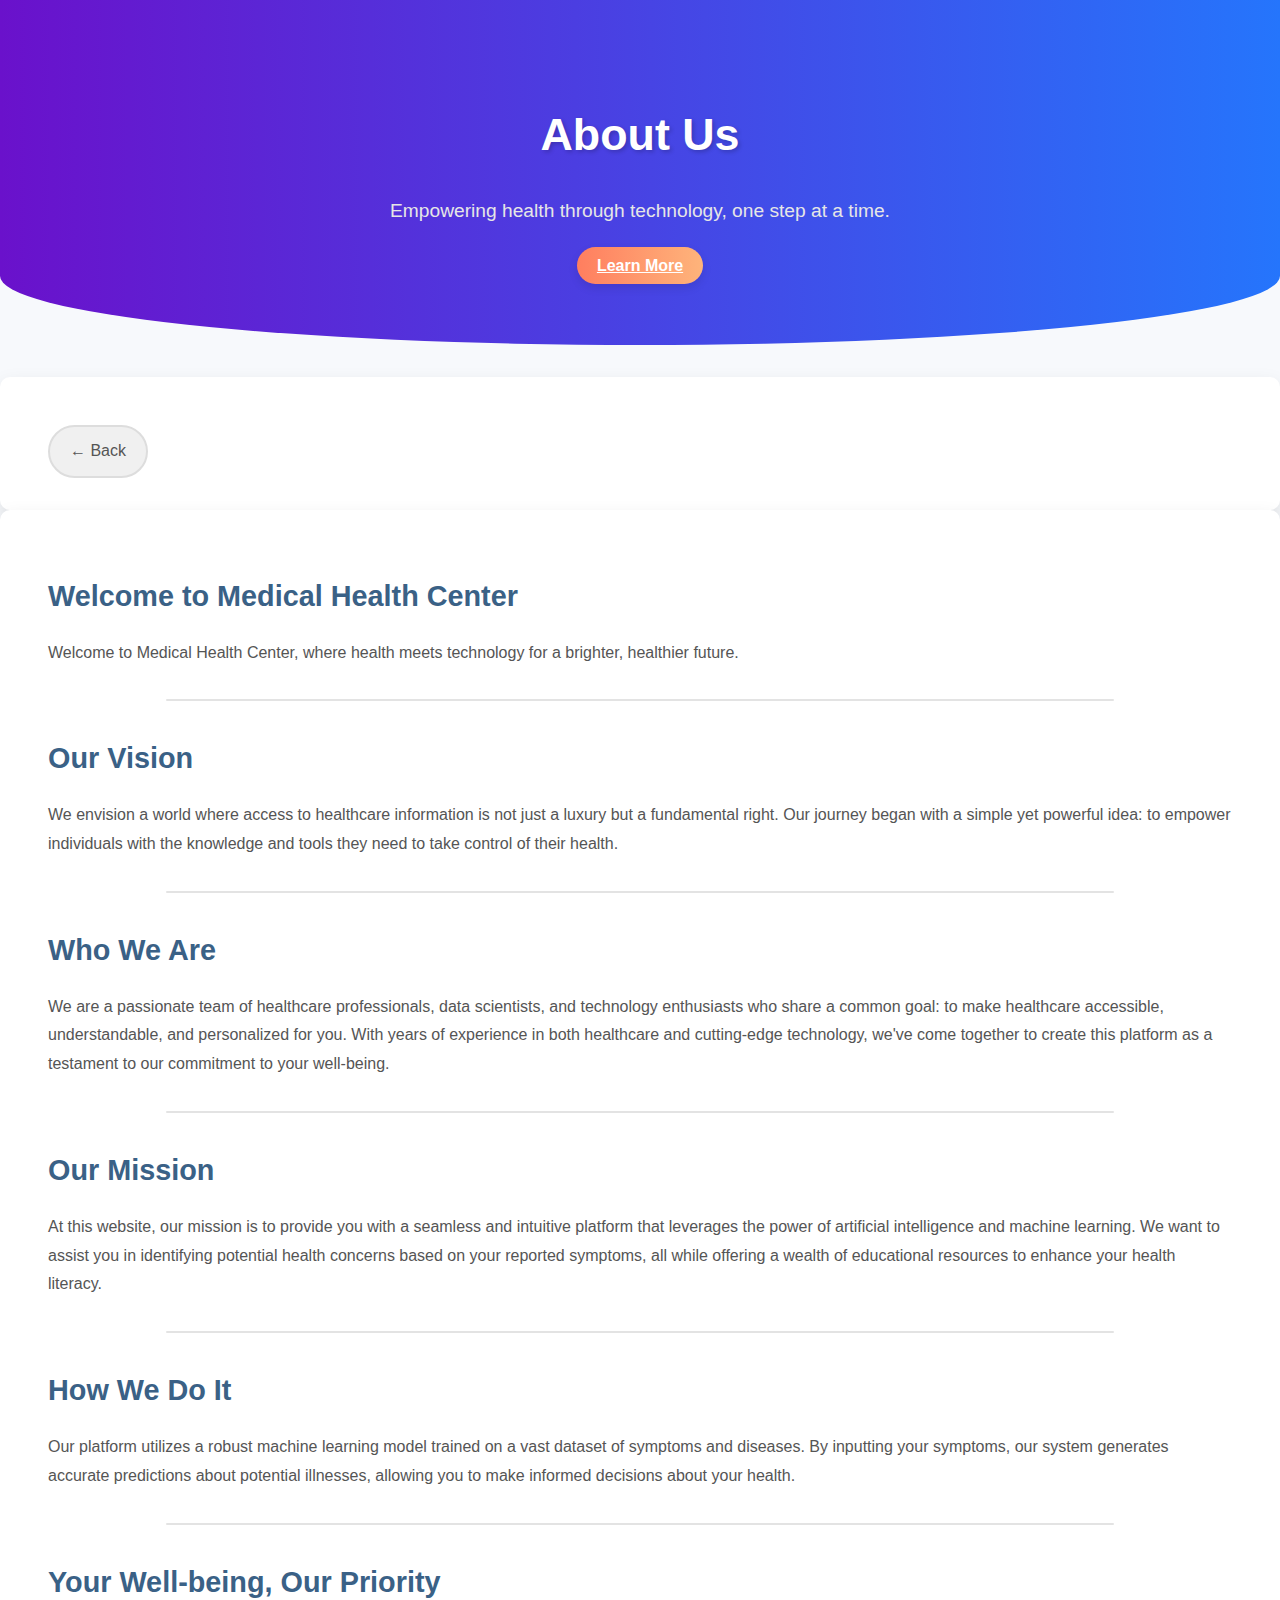
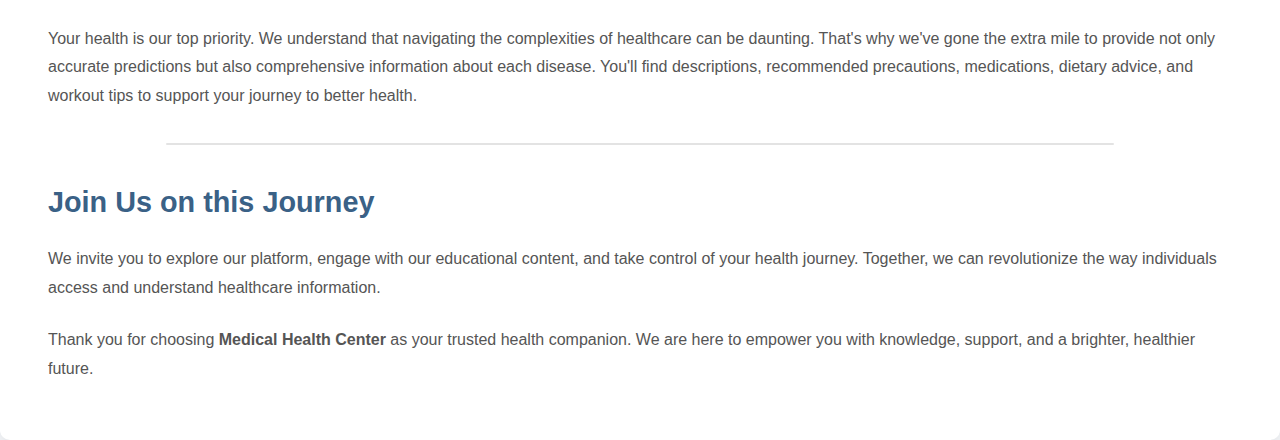
<file: about.html>
<!doctype html>
<html lang="en">
  <head>
    <meta charset="utf-8">
    <meta name="viewport" content="width=device-width, initial-scale=1">
    <title>About Us - Medical Health Center</title>
    <link href="https://cdn.jsdelivr.net/npm/bootstrap@5.3.1/dist/css/bootstrap.min.css" rel="stylesheet" integrity="sha384-4bw+/aepP/YC94hEpVNVgiZdgIC5+VKNBQNGCHeKRQN+PtmoHDEXuppvnDJzQIu9" crossorigin="anonymous">
    <style>
      /* General Page Styling */
      body {
        font-family: 'Poppins', sans-serif;
        background: #f7f9fc;
        color: #333;
        line-height: 1.8;
        margin: 0;
        padding: 0;
      }

      h3 {
        font-size: 1.8rem;
        font-weight: 700;
        color: #3a6186;
        margin-bottom: 1rem;
      }

      p {
        font-size: 1rem;
        margin-bottom: 1.5rem;
        color: #555;
      }

      .container {
        background: #ffffff;
        border-radius: 10px;
        padding: 2rem 3rem;
        box-shadow: 0 8px 20px rgba(0, 0, 0, 0.1);
        animation: fadeIn 1.2s ease-in-out;
      }

      .hero-section {
        background: linear-gradient(90deg, #6a11cb, #2575fc);
        color: #ffffff;
        padding: 4rem 2rem;
        text-align: center;
        margin-bottom: 2rem;
        border-bottom-left-radius: 50% 20%;
        border-bottom-right-radius: 50% 20%;
      }

      .hero-section h1 {
        font-size: 2.8rem;
        font-weight: 800;
        margin-bottom: 1rem;
        text-shadow: 2px 2px 4px rgba(0, 0, 0, 0.2);
      }

      .hero-section p {
        font-size: 1.2rem;
        color: #e6e6e6;
      }

      .btn-primary {
        background: linear-gradient(90deg, #ff7e5f, #feb47b);
        color: #ffffff;
        font-weight: 600;
        border: none;
        border-radius: 30px;
        padding: 10px 20px;
        box-shadow: 0 4px 10px rgba(0, 0, 0, 0.1);
        transition: all 0.3s ease;
      }

      .btn-primary:hover {
        background: linear-gradient(90deg, #feb47b, #ff7e5f);
        transform: scale(1.05);
      }

      .btn-back {
        margin-top: 1rem;
        display: inline-block;
        background: #f0f0f0;
        color: #555;
        border: 2px solid #ddd;
        border-radius: 30px;
        padding: 10px 20px;
        text-decoration: none;
        transition: background 0.3s ease, transform 0.2s ease;
      }

      .btn-back:hover {
        background: #ddd;
        color: #333;
        transform: scale(1.05);
      }

      /* Section Divider */
      .divider {
        height: 2px;
        width: 80%;
        background: #e3e3e3;
        margin: 2rem auto;
        border-radius: 50px;
      }

      /* Fade-in Animation */
      @keyframes fadeIn {
        from {
          opacity: 0;
          transform: translateY(20px);
        }
        to {
          opacity: 1;
          transform: translateY(0);
        }
      }
    </style>
  </head>
  <body>
    <!-- Hero Section -->
    <div class="hero-section">
      <h1>About Us</h1>
      <p>Empowering health through technology, one step at a time.</p>
      <a href="#content" class="btn btn-primary">Learn More</a>
    </div>

    <!-- Back Button -->
    <div class="container text-center">
      <a href="javascript:history.back()" class="btn-back">← Back</a>
    </div>

    <!-- Main Content -->
    <div class="container my-4" id="content">
      <h3>Welcome to Medical Health Center</h3>
      <p>
        Welcome to Medical Health Center, where health meets technology for a brighter, healthier future.
      </p>
      <div class="divider"></div>

      <h3>Our Vision</h3>
      <p>
        We envision a world where access to healthcare information is not just a luxury but a fundamental right. Our journey began with a simple yet powerful idea: to empower individuals with the knowledge and tools they need to take control of their health.
      </p>
      <div class="divider"></div>

<h3>Who We Are</h3>
      <p>
        We are a passionate team of healthcare professionals, data scientists, and technology enthusiasts who share a common goal: to make healthcare accessible, understandable, and personalized for you. With years of experience in both healthcare and cutting-edge technology, we've come together to create this platform as a testament to our commitment to your well-being.
      </p>
      <div class="divider"></div>

      <h3>Our Mission</h3>
      <p>
        At this website, our mission is to provide you with a seamless and intuitive platform that leverages the power of artificial intelligence and machine learning. We want to assist you in identifying potential health concerns based on your reported symptoms, all while offering a wealth of educational resources to enhance your health literacy.
      </p>
      <div class="divider"></div>

      <h3>How We Do It</h3>
      <p>
        Our platform utilizes a robust machine learning model trained on a vast dataset of symptoms and diseases. By inputting your symptoms, our system generates accurate predictions about potential illnesses, allowing you to make informed decisions about your health.
      </p>
      <div class="divider"></div>

      <h3>Your Well-being, Our Priority</h3>
      <p>
        Your health is our top priority. We understand that navigating the complexities of healthcare can be daunting. That's why we've gone the extra mile to provide not only accurate predictions but also comprehensive information about each disease. You'll find descriptions, recommended precautions, medications, dietary advice, and workout tips to support your journey to better health.
      </p>
      <div class="divider"></div>

      <h3>Join Us on this Journey</h3>
      <p>
        We invite you to explore our platform, engage with our educational content, and take control of your health journey. Together, we can revolutionize the way individuals access and understand healthcare information.
      </p>
      <p>
        Thank you for choosing <b>Medical Health Center</b> as your trusted health companion. We are here to empower you with knowledge, support, and a brighter, healthier future.
      </p>
    </div>

    <script src="https://cdn.jsdelivr.net/npm/bootstrap@5.3.1/dist/js/bootstrap.bundle.min.js" integrity="sha384-HwwvtgBNo3bZJJLYd8oVXjrBZt8cqVSpeBNS5n7C8IVInixGAoxmnlMuBnhbgrkm" crossorigin="anonymous"></script>
  </body>
</html>
</file>
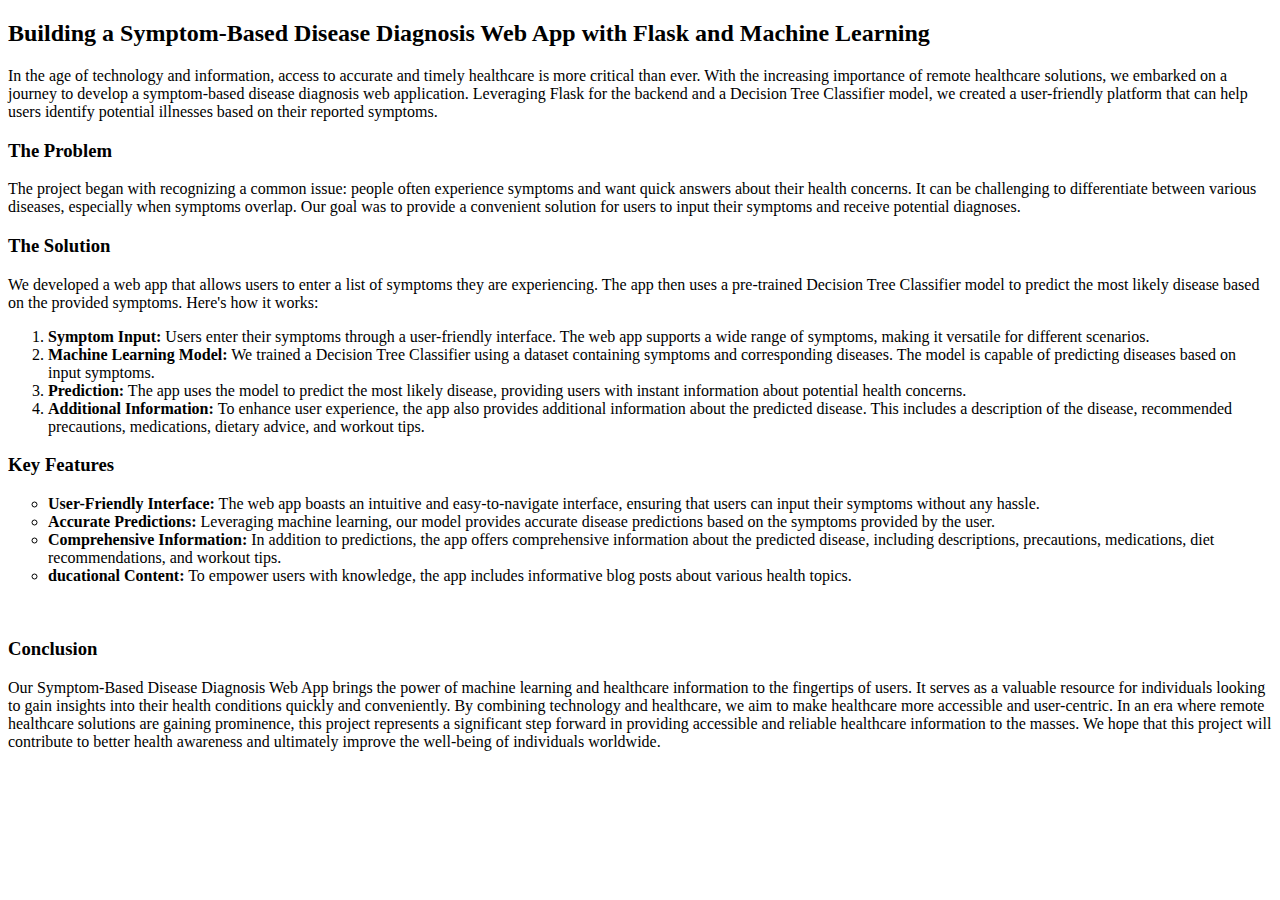
<file: blog.html>
<!doctype html>
<html lang="en">
  <head>
    <meta charset="utf-8">
    <meta name="viewport" content="width=device-width, initial-scale=1">
    <title>Blog Post</title>
    <link href="https://cdn.jsdelivr.net/npm/bootstrap@5.3.1/dist/css/bootstrap.min.css" rel="stylesheet" integrity="sha384-4bw+/aepP/YC94hEpVNVgiZdgIC5+VKNBQNGCHeKRQN+PtmoHDEXuppvnDJzQIu9" crossorigin="anonymous">
  </head>
  <body>
    <div class="container my-4 mt-4">

        <h2 class="text-center"> Building a Symptom-Based Disease Diagnosis Web App with Flask and Machine Learning</h2>
        <p>In the age of technology and information, access to accurate and timely healthcare is more critical than ever. With the increasing importance of remote healthcare solutions, we embarked on a journey to develop a symptom-based disease diagnosis web application. Leveraging Flask for the backend and a Decision Tree Classifier model, we created a user-friendly platform that can help users identify potential illnesses based on their reported symptoms.</p>

        <h3>The Problem</h3>
        <p>The project began with recognizing a common issue: people often experience symptoms and want quick answers about their health concerns. It can be challenging to differentiate between various diseases, especially when symptoms overlap. Our goal was to provide a convenient solution for users to input their symptoms and receive potential diagnoses.</p>

        <h3>The Solution</h3>
        <p>We developed a web app that allows users to enter a list of symptoms they are experiencing. The app then uses a pre-trained Decision Tree Classifier model to predict the most likely disease based on the provided symptoms. Here's how it works:</p>

        <ol>
            <li><b><strong>Symptom Input:</strong></b> Users enter their symptoms through a user-friendly interface. The web app supports a wide range of symptoms, making it versatile for different scenarios.</li>
            <li><b><strong>Machine Learning Model:</strong></b> We trained a Decision Tree Classifier using a dataset containing symptoms and corresponding diseases. The model is capable of predicting diseases based on input symptoms.</li>
            <li><b><strong>Prediction:</strong></b> The app uses the model to predict the most likely disease, providing users with instant information about potential health concerns.</li>
            <li><b><strong>Additional Information: </strong></b> To enhance user experience, the app also provides additional information about the predicted disease. This includes a description of the disease, recommended precautions, medications, dietary advice, and workout tips.</li>

        </ol>

        <h3>Key Features</h3>
        <ul type="circle">
            <li><b><strong>User-Friendly Interface:</strong></b> The web app boasts an intuitive and easy-to-navigate interface, ensuring that users can input their symptoms without any hassle.</li>
            <li><b><strong>Accurate Predictions:</strong></b> Leveraging machine learning, our model provides accurate disease predictions based on the symptoms provided by the user.</li>
            <li><b><strong>Comprehensive Information: </strong></b>In addition to predictions, the app offers comprehensive information about the predicted disease, including descriptions, precautions, medications, diet recommendations, and workout tips.</li>
            <li><b><strong>ducational Content:</strong></b> To empower users with knowledge, the app includes informative blog posts about various health topics.</li>
        </ul>

        <br>

        <h3>Conclusion</h3>
        <p>Our Symptom-Based Disease Diagnosis Web App brings the power of machine learning and healthcare information to the fingertips of users. It serves as a valuable resource for individuals looking to gain insights into their health conditions quickly and conveniently. By combining technology and healthcare, we aim to make healthcare more accessible and user-centric.

In an era where remote healthcare solutions are gaining prominence, this project represents a significant step forward in providing accessible and reliable healthcare information to the masses. We hope that this project will contribute to better health awareness and ultimately improve the well-being of individuals worldwide.</p>

    </div>
    <script src="https://cdn.jsdelivr.net/npm/bootstrap@5.3.1/dist/js/bootstrap.bundle.min.js" integrity="sha384-HwwvtgBNo3bZJJLYd8oVXjrBZt8cqVSpeBNS5n7C8IVInixGAoxmnlMuBnhbgrkm" crossorigin="anonymous"></script>
  </body>
</html>
</file>
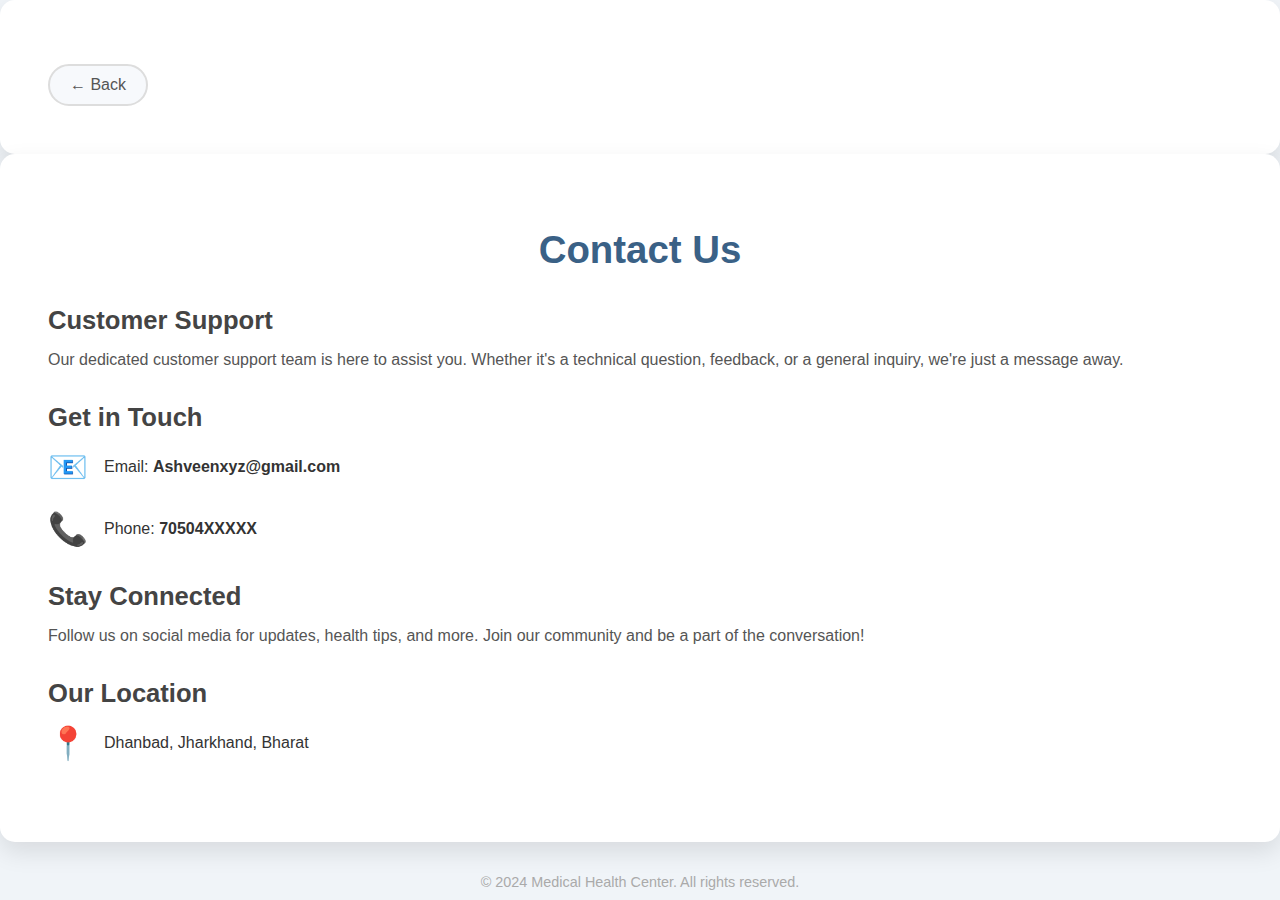
<file: contact.html>
<!doctype html>
<html lang="en">
  <head>
    <meta charset="utf-8">
    <meta name="viewport" content="width=device-width, initial-scale=1">
    <title>Contact Us - Medical Health Center</title>
    <link href="https://cdn.jsdelivr.net/npm/bootstrap@5.3.1/dist/css/bootstrap.min.css" rel="stylesheet" integrity="sha384-4bw+/aepP/YC94hEpVNVgiZdgIC5+VKNBQNGCHeKRQN+PtmoHDEXuppvnDJzQIu9" crossorigin="anonymous">
    <style>
      /* General Page Styling */
      body {
        font-family: 'Poppins', sans-serif;
        background: #f0f4f8;
        color: #333;
        margin: 0;
        padding: 0;
      }

      .container {
        background: #ffffff;
        border-radius: 15px;
        padding: 3rem;
        box-shadow: 0 10px 25px rgba(0, 0, 0, 0.1);
        animation: fadeIn 1.2s ease-in-out;
      }

      .btn-back {
        margin-top: 1rem;
        background: #f7f9fc;
        color: #555;
        border: 2px solid #ddd;
        border-radius: 30px;
        padding: 10px 20px;
        text-decoration: none;
        transition: background 0.3s ease, transform 0.2s ease;
        display: inline-block;
      }

      .btn-back:hover {
        background: #ddd;
        color: #333;
        transform: scale(1.05);
      }

      h1 {
        font-size: 2.4rem;
        font-weight: 800;
        color: #3a6186;
        text-align: center;
        margin-bottom: 2rem;
      }

      h4 {
        font-size: 1.6rem;
        font-weight: 700;
        color: #444;
        margin-bottom: 1rem;
      }

      p {
        font-size: 1rem;
        margin-bottom: 1.5rem;
        color: #555;
      }

      .info-section {
        margin-bottom: 2rem;
      }

      .contact-item {
        display: flex;
        align-items: center;
        margin-bottom: 1.5rem;
      }

      .contact-icon {
        font-size: 2rem;
        color: #6a11cb;
        margin-right: 1rem;
      }

      .contact-details {
        font-size: 1rem;
        font-weight: 500;
      }

      .footer {
        text-align: center;
        margin-top: 2rem;
        font-size: 0.9rem;
        color: #aaa;
      }

      /* Fade-in Animation */
      @keyframes fadeIn {
        from {
          opacity: 0;
          transform: translateY(20px);
        }
        to {
          opacity: 1;
          transform: translateY(0);
        }
      }
    </style>
  </head>
  <body>
    <!-- Back Button -->
    <div class="container text-center">
      <a href="javascript:history.back()" class="btn-back">← Back</a>
    </div>

    <!-- Main Content -->
    <div class="container mt-4">
      <h1>Contact Us</h1>

      <div class="info-section">
        <h4>Customer Support</h4>
        <p>
          Our dedicated customer support team is here to assist you. Whether it's a technical question, feedback, or a general inquiry, we're just a message away.
        </p>
      </div>

      <div class="info-section">
        <h4>Get in Touch</h4>
        <div class="contact-item">
          <span class="contact-icon">📧</span>
          <span class="contact-details">Email: <b>Ashveenxyz@gmail.com</b></span>
        </div>
        <div class="contact-item">
          <span class="contact-icon">📞</span>
          <span class="contact-details">Phone: <b>70504XXXXX</b></span>
        </div>
      </div>

      <div class="info-section">
        <h4>Stay Connected</h4>
        <p>
          Follow us on social media for updates, health tips, and more. Join our community and be a part of the conversation!
        </p>
      </div>

      <div class="info-section">
        <h4>Our Location</h4>
        <div class="contact-item">
          <span class="contact-icon">📍</span>
          <span class="contact-details">Dhanbad, Jharkhand, Bharat</span>
        </div>
      </div>
    </div>

    <!-- Footer -->
    <div class="footer">
      © 2024 Medical Health Center. All rights reserved.
    </div>


<script src="https://cdn.jsdelivr.net/npm/bootstrap@5.3.1/dist/js/bootstrap.bundle.min.js" integrity="sha384-HwwvtgBNo3bZJJLYd8oVXjrBZt8cqVSpeBNS5n7C8IVInixGAoxmnlMuBnhbgrkm" crossorigin="anonymous"></script>
  </body>
</html>
</file>
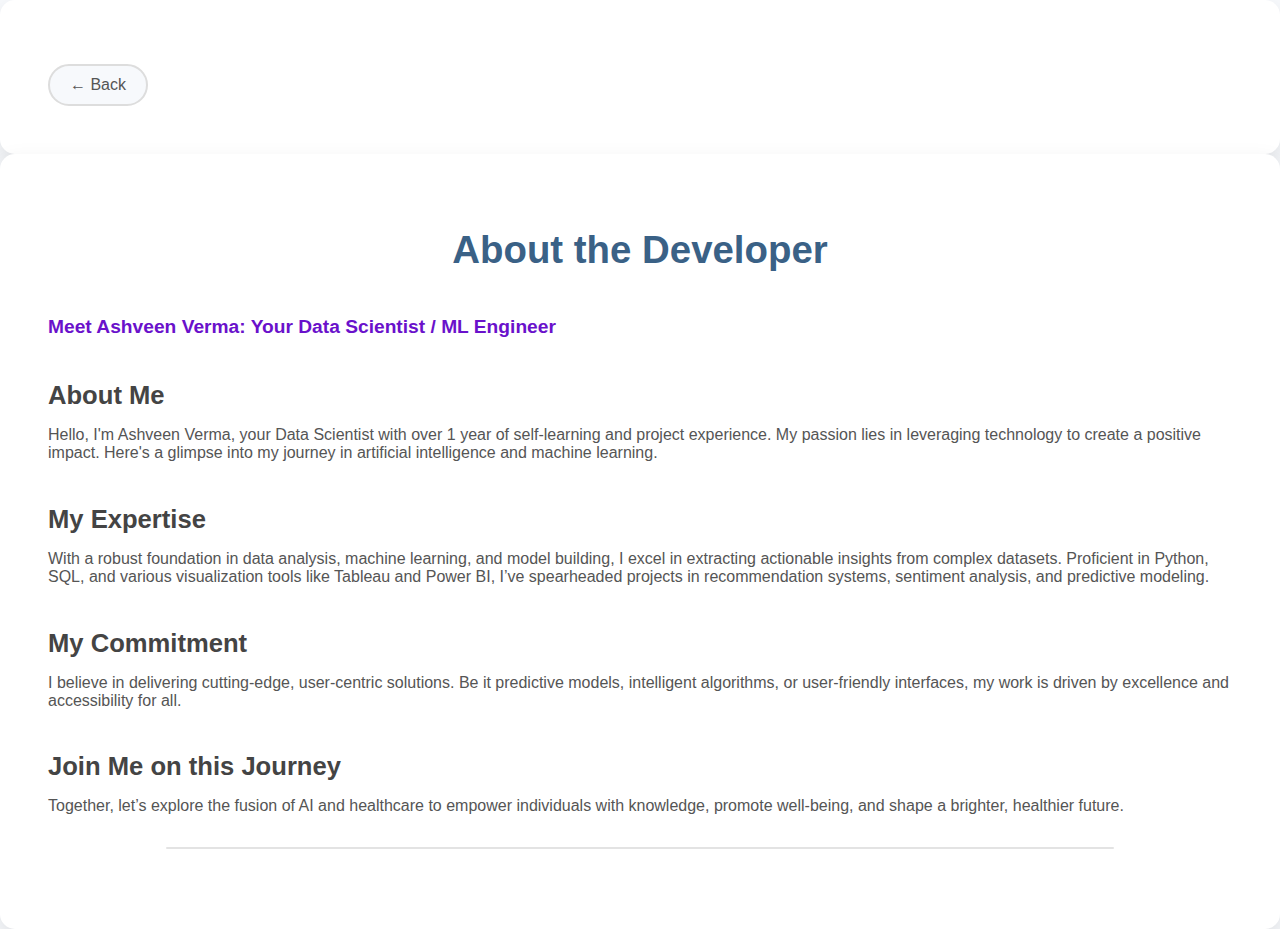
<file: developer.html>
<!doctype html>
<html lang="en">
  <head>
    <meta charset="utf-8">
    <meta name="viewport" content="width=device-width, initial-scale=1">
    <title>Meet the Developer - Ashveen Verma</title>
    <link href="https://cdn.jsdelivr.net/npm/bootstrap@5.3.1/dist/css/bootstrap.min.css" rel="stylesheet" integrity="sha384-4bw+/aepP/YC94hEpVNVgiZdgIC5+VKNBQNGCHeKRQN+PtmoHDEXuppvnDJzQIu9" crossorigin="anonymous">
    <style>
      /* General Page Styling */
      body {
        font-family: 'Poppins', sans-serif;
        background: #f7f9fc;
        color: #333;
        margin: 0;
        padding: 0;
      }

      .container {
        background: #ffffff;
        border-radius: 15px;
        padding: 3rem;
        box-shadow: 0 10px 25px rgba(0, 0, 0, 0.1);
        animation: fadeIn 1.2s ease-in-out;
      }

      h1 {
        font-size: 2.4rem;
        font-weight: 800;
        color: #3a6186;
        text-align: center;
        margin-bottom: 2rem;
      }

      h5 {
        font-size: 1.6rem;
        font-weight: 700;
        color: #444;
        margin-bottom: 1rem;
      }

      h6 {
        font-size: 1.2rem;
        font-weight: 600;
        color: #6a11cb;
        margin-bottom: 1rem;
      }

      p {
        font-size: 1rem;
        margin-bottom: 1.5rem;
        color: #555;
      }

      .btn-back {
        margin-top: 1rem;
        background: #f7f9fc;
        color: #555;
        border: 2px solid #ddd;
        border-radius: 30px;
        padding: 10px 20px;
        text-decoration: none;
        transition: background 0.3s ease, transform 0.2s ease;
        display: inline-block;
      }

      .btn-back:hover {
        background: #ddd;
        color: #333;
        transform: scale(1.05);
      }

      .divider {
        height: 2px;
        width: 80%;
        background: #e3e3e3;
        margin: 2rem auto;
        border-radius: 50px;
      }

      /* Fade-in Animation */
      @keyframes fadeIn {
        from {
          opacity: 0;
          transform: translateY(20px);
        }
        to {
          opacity: 1;
          transform: translateY(0);
        }
      }
    </style>
  </head>
  <body>
    <!-- Back Button -->
    <div class="container text-center">
      <a href="javascript:history.back()" class="btn-back">← Back</a>
    </div>

    <!-- Main Content -->
    <div class="container mt-4">
      <h1>About the Developer</h1>
      <h6>Meet Ashveen Verma: Your Data Scientist / ML Engineer</h6>

      <h5>About Me</h5>
      <p>
        Hello, I'm Ashveen Verma, your Data Scientist with over 1 year of self-learning and project experience. My passion lies in leveraging technology to create a positive impact. Here's a glimpse into my journey in artificial intelligence and machine learning.
      </p>

      <h5>My Expertise</h5>
      <p>
        With a robust foundation in data analysis, machine learning, and model building, I excel in extracting actionable insights from complex datasets. Proficient in Python, SQL, and various visualization tools like Tableau and Power BI, I’ve spearheaded projects in recommendation systems, sentiment analysis, and predictive modeling.
      </p>

      <h5>My Commitment</h5>
      <p>
        I believe in delivering cutting-edge, user-centric solutions. Be it predictive models, intelligent algorithms, or user-friendly interfaces, my work is driven by excellence and accessibility for all.
      </p>

      <h5>Join Me on this Journey</h5>
      <p>
        Together, let’s explore the fusion of AI and healthcare to empower individuals with knowledge, promote well-being, and shape a brighter, healthier future.
      </p>

      <div class="divider"></div>
    </div>

    <script src="https://cdn.jsdelivr.net/npm/bootstrap@5.3.1/dist/js/bootstrap.bundle.min.js" integrity="sha384-HwwvtgBNo3bZJJLYd8oVXjrBZt8cqVSpeBNS5n7C8IVInixGAoxmnlMuBnhbgrkm" crossorigin="anonymous"></script>
  </body>
</html>
</file>
